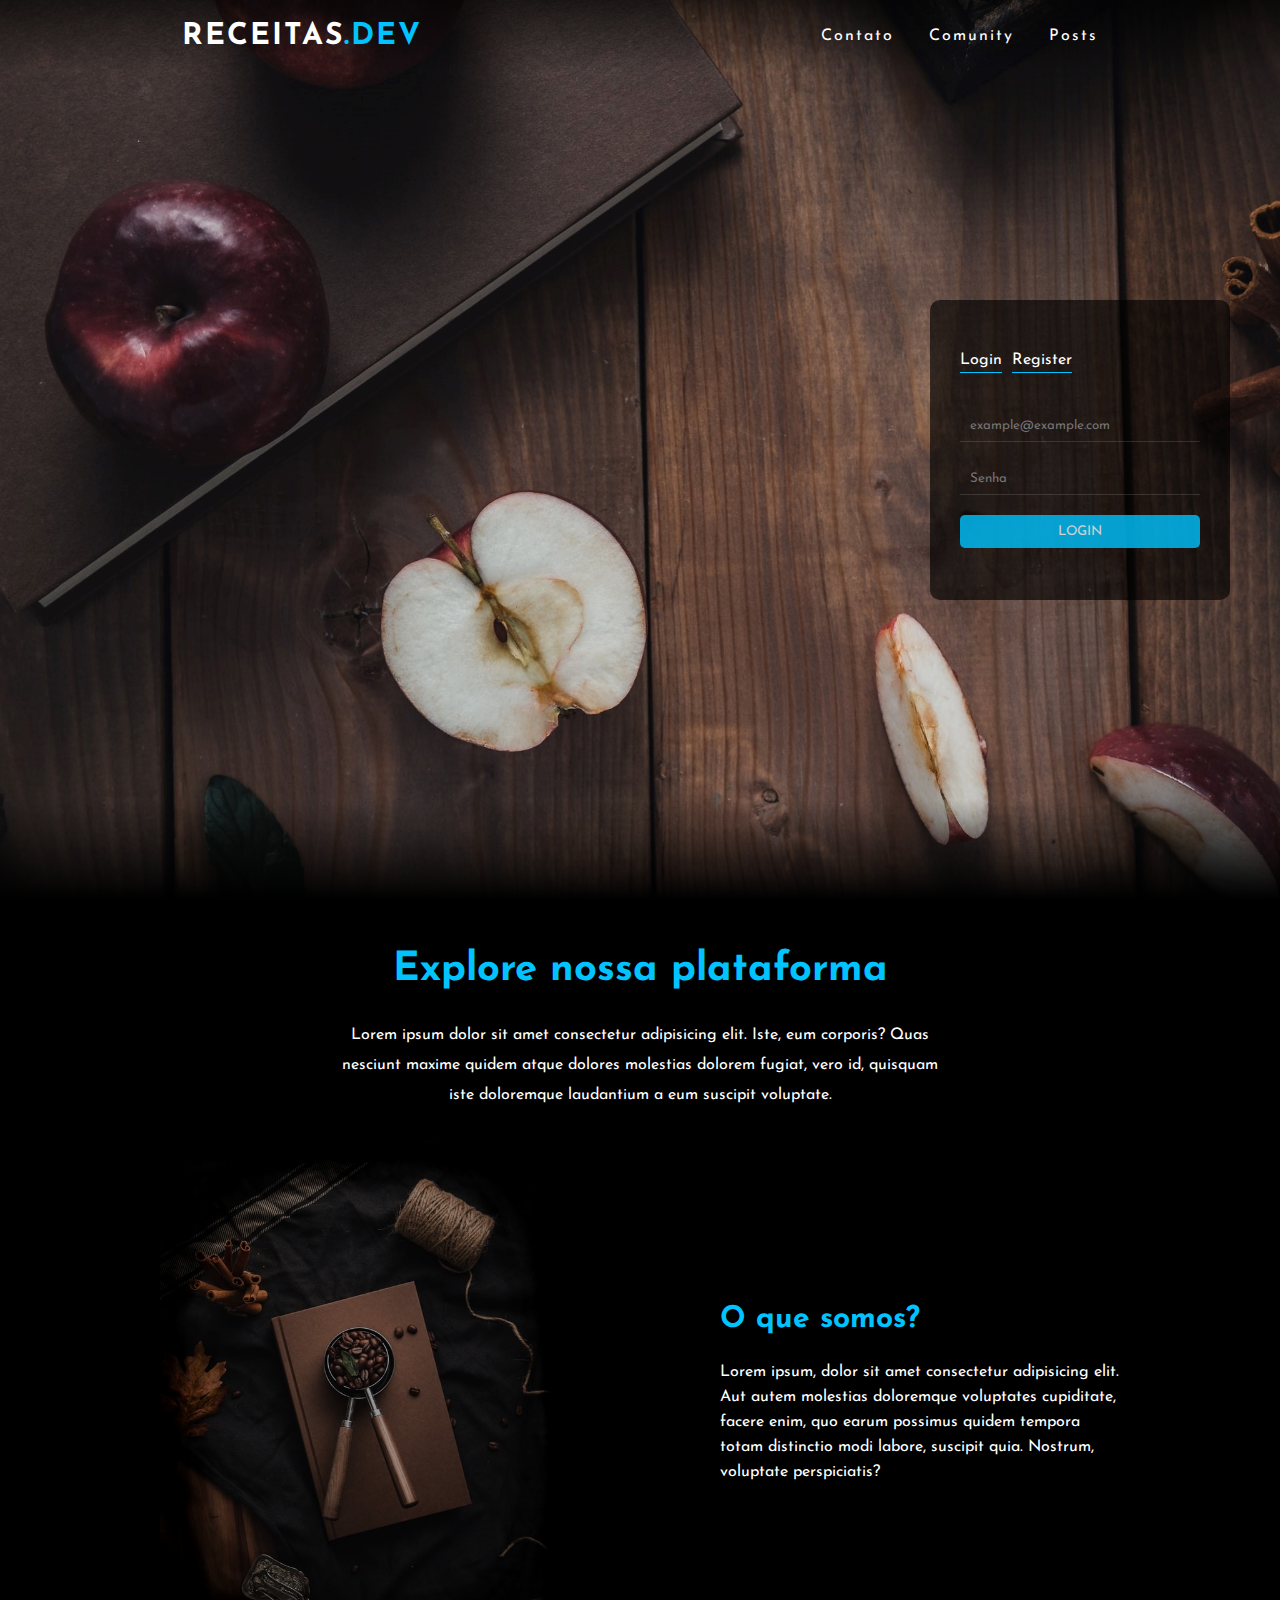
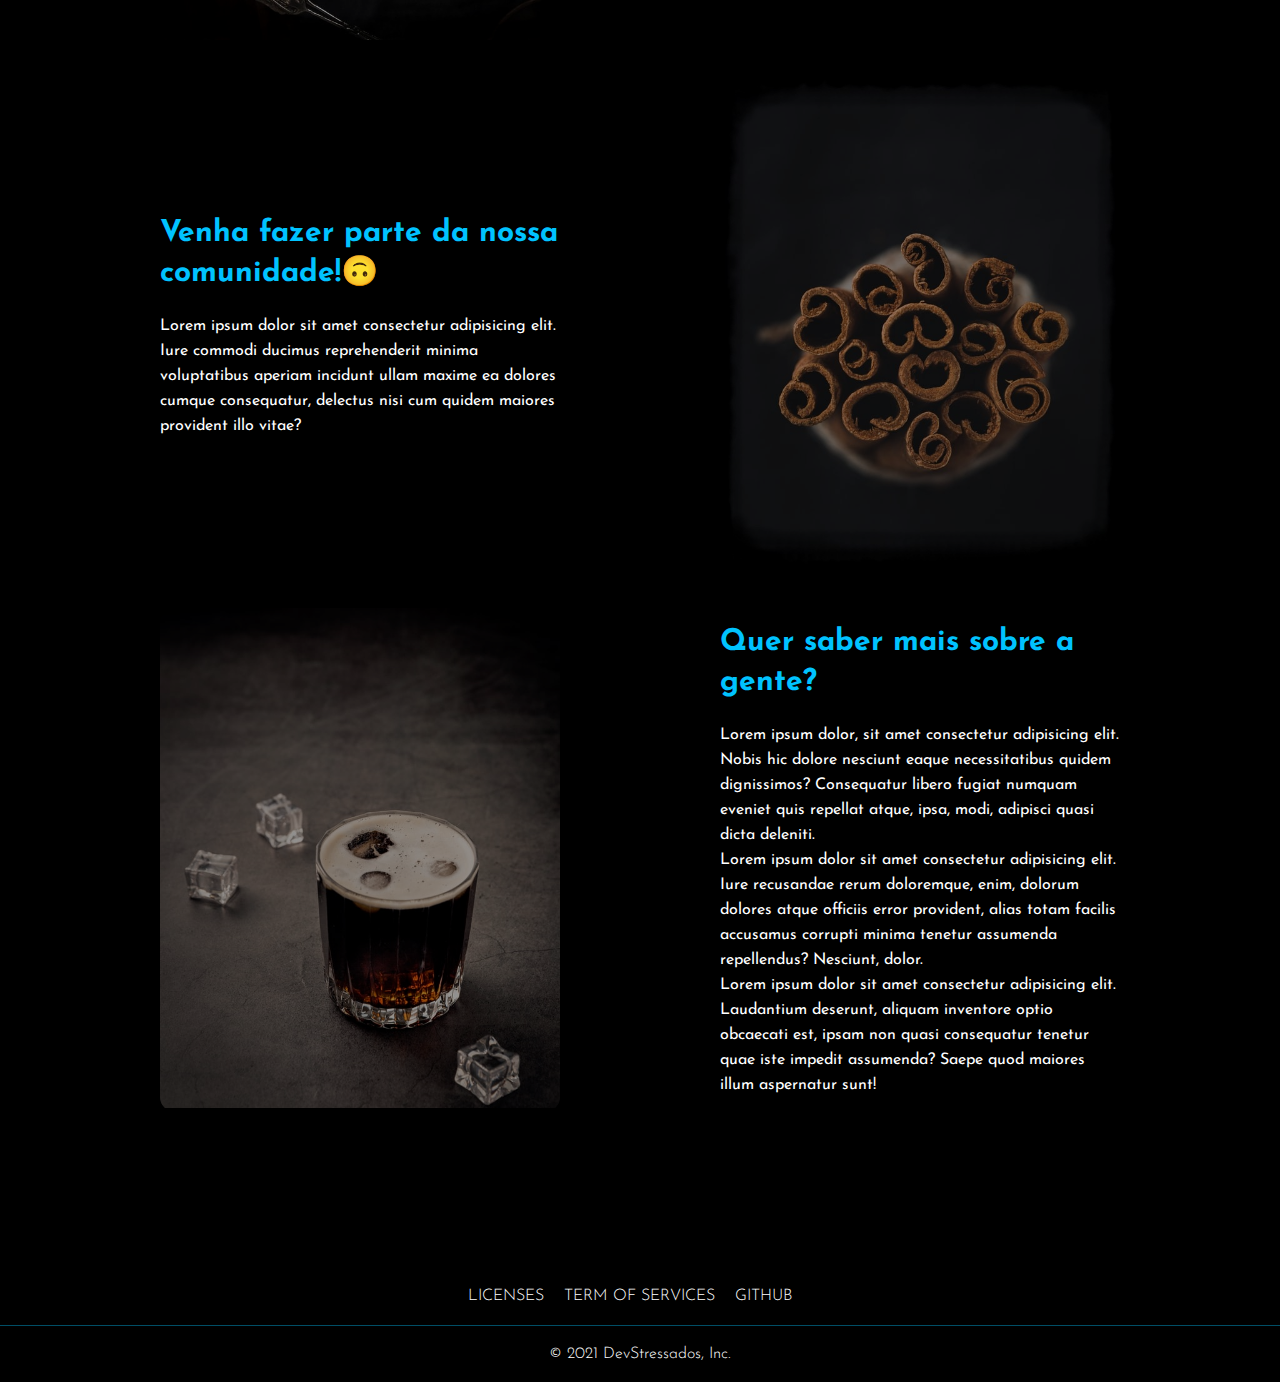
<file: index.html>
<!DOCTYPE html>
<html lang="pt-br">

<head>
    <meta charset="UTF-8">
    <meta http-equiv="X-UA-Compatible" content="IE=edge">
    <meta name="viewport" content="width=device-width, initial-scale=1.0, minimum-scale=1">
    <link rel="icon" type="image/png" sizes="32x32" href="./images/coffee.png">
    <link rel="stylesheet" href="./styles/global.css">
    <link rel="stylesheet" href="./styles/index-style.css">
    <title>Receitas.dev</title>
</head>

<body>
    <header>
        <nav>
            <a class="logo" href="./index.html">Receitas<span class="cyan">.dev</span></a>
            <div class="mobile-menu">
                <div class="line1"></div>
                <div class="line2"></div>
                <div class="line3"></div>
            </div>
            <ul class="nav-list">
                <li><a href="./contact.html">Contato</a></li>
                <li><a href="/">Comunity</a></li>
                <li><a href="/">Posts</a></li>
            </ul>
        </nav>
    </header>
    <main>
        <section id="section-main">
            <div id="main-div">
                <div id="form-option">
                    <div class="link-option" onclick="loginForm()">
                        Login
                    </div>
                    <div class="link-option" onclick="registerForm()">
                        Register
                    </div>
                </div>
                <form id="login" action="#">
                    <div class="input-div">
                        <label class="sr-only" for="email">Email</label>
                        <input placeholder="example@example.com" type="email" name="email" id="email" required>
                        <div class="underline"></div>
                    </div>
                    <div class="input-div">
                        <label class="sr-only" for="password">Senha</label>
                        <input placeholder="Senha" type="password" name="password" id="password" required>
                        <div class="underline"></div>
                    </div>
                    <button>
                        Login
                    </button>
                </form>
                <form id="register" action="#">
                    <div class="input-div">
                        <label class="sr-only" for="name">Nome</label>
                        <input placeholder="Nome" type="text" name="name" id="name" required>
                        <div class="underline"></div>
                    </div>
                    <div class="input-div">
                        <label class="sr-only" for="surname">Sobrenome</label>
                        <input placeholder="Sobrenome" type="text" name="surname" id="surname" required>
                        <div class="underline"></div>
                    </div>
                    <div class="input-div">
                        <label class="sr-only" for="phone">Telefone</label>
                        <input placeholder="(xx) 9xxxx-xxxx" type="tel" name="phone" id="phone" required>
                        <div class="underline"></div>
                    </div>
                    <div class="input-div">
                        <label class="sr-only" for="email_register">Email</label>
                        <input placeholder="example@example.com" type="email" name="email_register" id="email_register" required>
                        <div class="underline"></div>
                    </div>
                    <div class="input-div">
                        <label class="sr-only" for="password_register">Senha</label>
                        <input placeholder="Senha" type="password_register" id="password_register" required>
                        <div class="underline"></div>
                    </div>
                    <button>Register</button>
                </form>
            </div>
        </section>
        <div class="transition-bg"></div>
        <section id="section-information">
            <div id="title-information">
                <h2>Explore nossa plataforma</h2>
                <p>Lorem ipsum dolor sit amet consectetur adipisicing elit. Iste, eum corporis? Quas nesciunt maxime quidem atque dolores molestias dolorem fugiat, vero id, quisquam iste doloremque laudantium a eum suscipit voluptate.</p>
            </div>
            <article class="information-container" id="about-plataform">
                <div class="img-container">
                    <img src="./images/coffe-with-cinnamonb.jpg" alt="coffe with cinnamon and other things">
                </div>
                <div class="text-container">
                    <h3>O que somos?</h3>
                    <p>Lorem ipsum, dolor sit amet consectetur adipisicing elit. Aut autem molestias doloremque voluptates cupiditate, facere enim, quo earum possimus quidem tempora totam distinctio modi labore, suscipit quia. Nostrum, voluptate perspiciatis?</p>
                </div>
            </article>
            <article class="information-container" id="we-community">
                <div class="img-container">
                    <img src="./images/cinnamonb.jpg" alt="cinnamon">
                </div>
                <div class="text-container">
                    <h3>Venha fazer parte da nossa comunidade!🙃</h3>
                    <p>Lorem ipsum dolor sit amet consectetur adipisicing elit. Iure commodi ducimus reprehenderit minima voluptatibus aperiam incidunt ullam maxime ea dolores cumque consequatur, delectus nisi cum quidem maiores provident illo vitae?</p>
                </div>
            </article>
            <article class="information-container" id="about-us">
                <div class="img-container">
                    <img src="./images/drink.jpg" alt="drink with ice cube">
                </div>
                <div class="text-container">
                    <h3>Quer saber mais sobre a gente?</h3>
                    <p>Lorem ipsum dolor, sit amet consectetur adipisicing elit. Nobis hic dolore nesciunt eaque necessitatibus quidem dignissimos? Consequatur libero fugiat numquam eveniet quis repellat atque, ipsa, modi, adipisci quasi dicta deleniti.</p>
                    <p>Lorem ipsum dolor sit amet consectetur adipisicing elit. Iure recusandae rerum doloremque, enim, dolorum dolores atque officiis error provident, alias totam facilis accusamus corrupti minima tenetur assumenda repellendus? Nesciunt,
                        dolor.
                    </p>
                    <p>Lorem ipsum dolor sit amet consectetur adipisicing elit. Laudantium deserunt, aliquam inventore optio obcaecati est, ipsam non quasi consequatur tenetur quae iste impedit assumenda? Saepe quod maiores illum aspernatur sunt!</p>
                </div>
            </article>
        </section>
    </main>
    <footer>
        <div id="foot-container">
            <ul id="navbar-footer">
                <li><a class="footer-link" href="#">Licenses</a></li>
                <li><a class="footer-link" href="#">Term of services</a></li>
                <li><a class="footer-link" href="#">GitHub</a></li>
            </ul>
            <p>© 2021 <a id="attribution-link" href="#">DevStressados</a>, Inc.</p>
        </div>
    </footer>

    <script src="./scripts/global.js"></script>
    <script src="./scripts/index-script.js"></script>
</body>

</html>
</file>
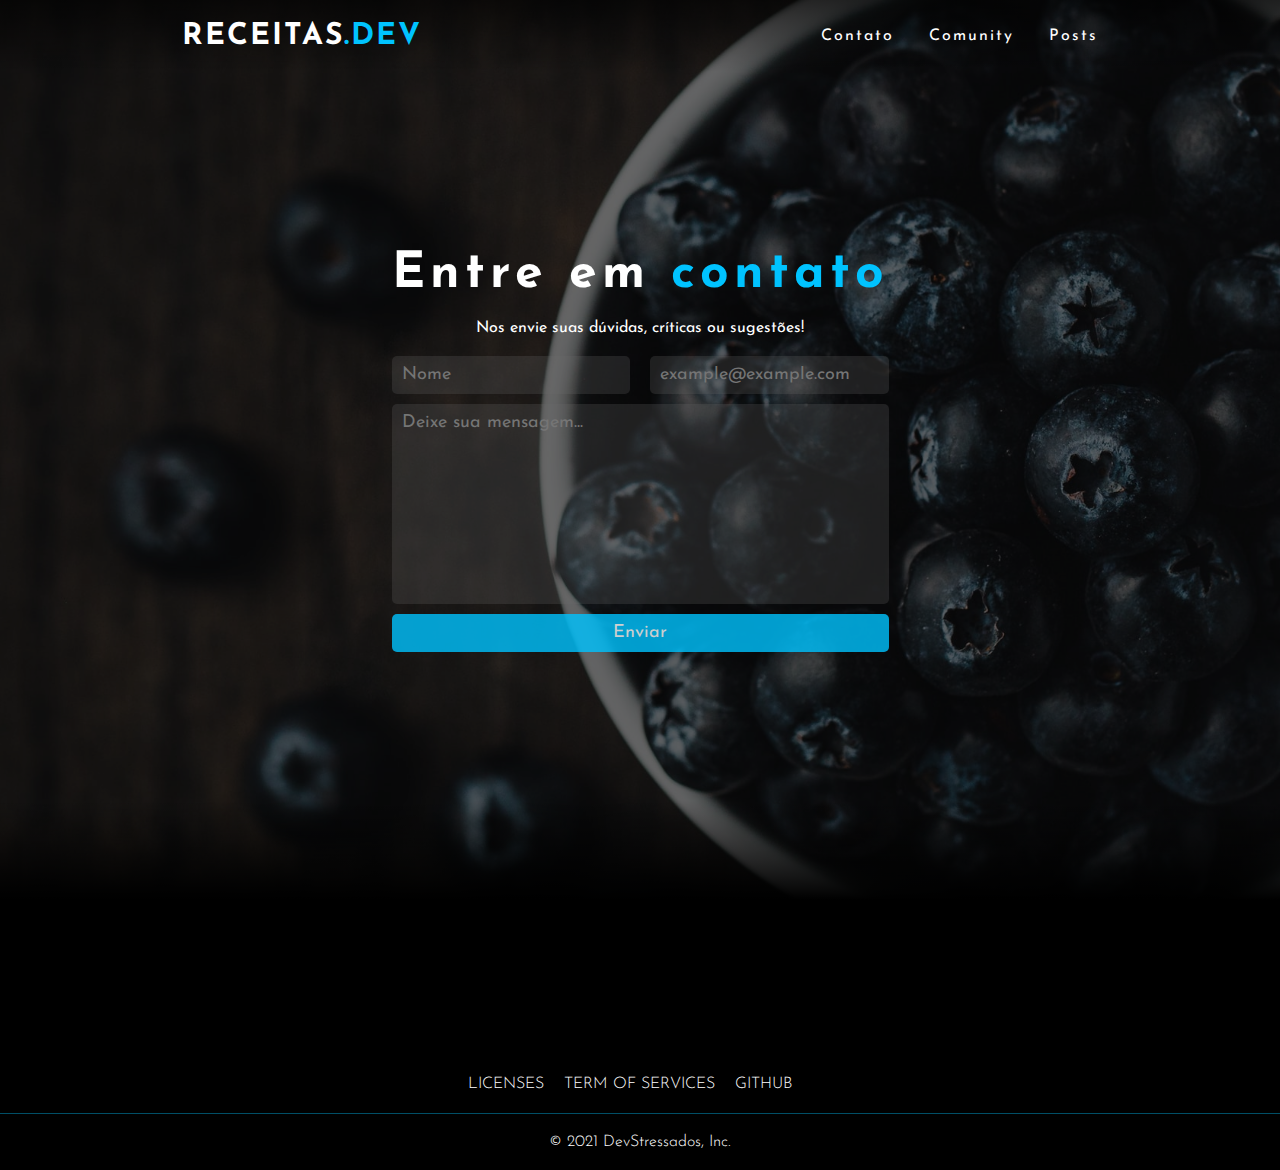
<file: contact.html>
<!DOCTYPE html>
<html lang="pt-br">

<head>
    <meta charset="UTF-8">
    <meta http-equiv="X-UA-Compatible" content="IE=edge">
    <meta name="viewport" content="width=device-width, initial-scale=1.0, minimum-scale=1">
    <link rel="icon" type="image/png" sizes="32x32" href="./images/coffee.png">
    <link rel="stylesheet" href="./styles/global.css">
    <link rel="stylesheet" href="./styles/contact-style.css">
    <title>Contato</title>
</head>

<body>
    <header>
        <nav>
            <a class="logo" href="./index.html">Receitas<span class="cyan">.dev</span></a>
            <div class="mobile-menu">
                <div class="line1"></div>
                <div class="line2"></div>
                <div class="line3"></div>
            </div>
            <ul class="nav-list">
                <li><a href="./contact.html">Contato</a></li>
                <li><a href="/">Comunity</a></li>
                <li><a href="/">Posts</a></li>
            </ul>
        </nav>
    </header>

    <main>
        <div class="contact-div">
            <h1>Entre em <span class="cyan">contato</span></h1>
            <p>Nos envie suas dúvidas, críticas ou sugestões!</p>
            <form action="#">
                <div class="inputs-div">
                    <label class="sr-only" for="name">Nome</label>
                    <input type="text" id="name" name="name" placeholder="Nome">
                    <label class="sr-only" for="email">Email</label>
                    <input type="email" id="email" name="email" placeholder="example@example.com">
                </div>
                <textarea name="message" id="message" cols="30" rows="10" placeholder="Deixe sua mensagem..."></textarea>
                <button>Enviar</button>
            </form>
        </div>
    </main>
    <div class="transition-bg"></div>
    <footer>
        <div id="foot-container">
            <ul id="navbar-footer">
                <li><a class="footer-link" href="#">Licenses</a></li>
                <li><a class="footer-link" href="#">Term of services</a></li>
                <li><a class="footer-link" href="#">GitHub</a></li>
            </ul>
            <p>© 2021 <a id="attribution-link" href="#">DevStressados</a>, Inc.</p>
        </div>
    </footer>

    <script src="./scripts/global.js"></script>
</body>

</html>
</file>
<file: styles/global.css>
@import url('https://fonts.googleapis.com/css2?family=Josefin+Sans:wght@200;300;500;700&display=swap');
:root {
    --var-cian: rgb(0, 195, 255);
    --var-black-opacity: rgba(0, 0, 0, 0.631);
}

* {
    margin: 0;
    padding: 0;
    box-sizing: border-box;
    font-family: 'Josefin Sans', sans-serif;
    color: white;
}

html {
    font-size: 10px;
}

body {
    font-size: 1.6rem;
    background: black;
    overflow-X: hidden;
}


/*HEADER*/

header {
    position: absolute;
    top: 0;
    left: 0;
    width: 100%;
    z-index: 100;
}

nav {
    display: flex;
    justify-content: space-around;
    background: linear-gradient(var(--var-black-opacity), transparent);
    align-items: center;
    height: 8vh;
}

.logo {
    font-size: 3rem;
    text-transform: uppercase;
    font-weight: 800;
    letter-spacing: 2px;
    text-decoration: none;
}

.nav-list {
    list-style: none;
    display: flex;
}

.nav-list li {
    letter-spacing: 2px;
    margin-left: 35px;
}

.nav-list li a {
    text-decoration: none;
    transition: all .3s;
}

.nav-list li a:hover {
    color: var(--var-cian);
}

.nav-list li a::after {
    content: '';
    display: block;
    width: 0;
    height: 1px;
    background: var(--var-cian);
    transition: width .3s;
}

.nav-list li a:hover::after {
    width: 100%;
}

.mobile-menu {
    display: none;
    cursor: pointer;
}

.mobile-menu div {
    width: 32px;
    height: 2px;
    background: #fff;
    margin: 8px;
    transition: transform .3s;
}

.mobile-menu.active .line1 {
    transform: rotate(-45deg) translate(-8px, 8px);
}

.mobile-menu.active .line2 {
    opacity: 0;
}

.mobile-menu.active .line3 {
    transform: rotate(45deg) translate(-5px, -7px);
}

@keyframes navLinkFade {
    from {
        opacity: 0;
        transform: translateX(50px);
    }
    to {
        opacity: 1;
        transform: translateX(0);
    }
}


/*classes específicas*/

.cyan {
    color: var(--var-cian);
}

.hidden {
    overflow-Y: hidden;
    /* height: 100vh; */
}

.transition-bg {
    margin-top: -100px;
    height: 100px;
    width: 100%;
    background: linear-gradient(transparent, black);
}


/*screen reader only*/

.sr-only {
    position: absolute;
    width: 1px;
    height: 1px;
    padding: 0;
    margin: -1px;
    overflow: hidden;
    clip: rect(0, 0, 0, 0);
    border: 0;
}

/*Footer*/

footer {
    background: black;
    height: 30vh;
    padding-bottom: 20px;
    display: flex;
    justify-content: flex-end;
    align-items: flex-end;
}

#foot-container {
    width: 100%;
    font-weight: 300;
    display: flex;
    flex-direction: column;
    align-items: center;
}

#navbar-footer {
    width: 100%;
    list-style: none;
    display: flex;
    justify-content: center;
    flex-wrap: wrap;
}

#navbar-footer li{
    margin-right: 20px;
}

#navbar-footer::after {
    content: '';
    width: 100%;
    height: 1px;
    background-color: var(--var-cian);
    opacity: .4;
    margin-top: 20px;
    margin-bottom: 20px;
}

.footer-link{
    text-transform: uppercase;
}

.footer-link::after{
    content: '';
    display: block;
    width: 0;
    height: 1px;
    background: var(--var-cian);
    transition: width .2s;
}

.footer-link:hover::after{
    width: 100%;
}

.footer-link,
#attribution-link {
    text-decoration: none;
    transition: all .2s;
}

.footer-link:hover,
#attribution-link:hover {
    color: var(--var-cian);
}

@media (max-width: 800px) {
    header {
        background: black;
    }
    .nav-list {
        position: absolute;
        top: 8vh;
        right: 0;
        width: 100vw;
        height: 92vh;
        background: linear-gradient(black, var(--var-black-opacity));
        flex-direction: column;
        align-items: center;
        justify-content: space-around;
        z-index: 100;
        transform: translateX(100%);
        transition: transform .3s;
    }
    .nav-list.active {
        transform: translateX(0);
    }
    .nav-list li {
        margin-left: 0;
        opacity: 0;
    }
    .mobile-menu {
        display: block;
    }
}

@media (max-width:500px) {
    #navbar-footer li{
        margin-right: 0;
    }

    #navbar-footer {
        justify-content: space-evenly;
    }

}
</file>
<file: styles/index-style.css>
/*MAIN*/

#section-main {
    min-height: 100vh;
    display: flex;
    justify-content: flex-end;
    align-items: center;
    background: url(../images/bg-main-cut.jpg);
    background-repeat: no-repeat;
    background-size: cover;
}

#main-div {
    min-width: 300px;
    max-width: 400px;
    min-height: 300px;
    margin-right: 50px;
    padding: 30px;
    border: none;
    border-radius: 10px;
    background-color: var(--var-black-opacity);
    display: flex;
    flex-direction: column;
    justify-content: space-evenly;
    align-items: center;
}

#form-option {
    width: 100%;
    display: flex;
    justify-content: flex-start;
    margin-bottom: 20px;
}

.link-option:first-child {
    margin-right: 10px;
}

.link-option {
    position: relative;
    cursor: pointer;
    transition: all .2s;
}

.link-option:hover {
    color: var(--var-cian);
}

.link-option::after {
    content: '';
    position: absolute;
    height: 1px;
    width: 100%;
    left: 0;
    bottom: -5px;
    background-color: var(--var-cian);
}

form {
    display: flex;
    flex-direction: column;
    justify-content: center;
    align-items: center;
    width: 100%;
}

.input-div {
    width: 100%;
    position: relative;
}

input {
    width: 100%;
    padding: 10px;
    margin-bottom: 20px;
    border: none;
    border-radius: 5px;
    outline: none;
    background: transparent;
}

.underline::before {
    content: '';
    position: absolute;
    height: 1px;
    width: 100%;
    left: 0;
    bottom: 20px;
    background-color: rgba(255, 255, 255, 0.131);
}

.underline::after {
    content: '';
    position: absolute;
    height: 1px;
    width: 100%;
    left: 0;
    bottom: 20px;
    background-color: var(--var-cian);
    transform: scaleX(0);
    transform-origin: left;
    transition: all .2s ease-in-out;
}

input:focus~.underline::after {
    transform: scaleX(1);
}

button {
    width: 100%;
    padding: 10px;
    border: none;
    border-radius: 5px;
    background-color: var(--var-cian);
    opacity: .8;
    cursor: pointer;
    text-transform: uppercase;
    transition: all .2s;
}

button:hover {
    opacity: 1;
}

#register {
    display: none;
}


/*section with informations about us*/

#section-information {
    min-height: 100vh;
    padding-top: 50px;
}

#title-information {
    text-align: center;
    max-width: 600px;
    margin: auto;
}

#title-information h2 {
    font-size: 4rem;
    margin-bottom: 30px;
    color: var(--var-cian);
}

#title-information p {
    line-height: 30px;
}

.information-container {
    width: 100%;
    display: flex;
    justify-content: space-evenly;
    align-items: center;
    flex-wrap: wrap;
    margin-top: 30px;
}

.img-container {
    opacity: .6;
    width: 400px;
    border-radius: 15px;
    overflow: hidden;
}

.img-container img {
    width: 100%;
    height: auto;
}

.text-container {
    max-width: 400px;
}

.text-container h3 {
    margin-bottom: 20px;
    font-size: 3rem;
    line-height: 40px;
    color: var(--var-cian);
}

.text-container p {
    line-height: 25px;
}

#we-community {
    flex-direction: row-reverse;
}

@media (max-width:600px) {
    #section-main {
        justify-content: center;
    }
    #main-div {
        margin: 0;
    }
    #section-information {
        margin: 0 10px;
    }
    .text-container {
        text-align: center;
    }
}
</file>
<file: styles/contact-style.css>
body{
    background-image: url(../images/bg-contact.jpg);
    background-position: center;
    background-repeat: no-repeat;
    background-size: cover;
}

main {
    background: rgba(0, 0, 0, 0.6);
    min-height: 100vh;
    display: flex;
    justify-content: center;
    align-items: center;
    overflow: hidden;
}

.contact-div{
    max-width: 600px;
    border-radius: 10px;
    text-align: center;
}

.contact-div h1{
    font-size: 5rem;
    letter-spacing: 5px;
}

.contact-div h1,
.contact-div p {
    margin-bottom: 20px;
}

form{
    width: 100%;
    display: flex;
    flex-direction: column;
}

.inputs-div{
    display: flex;
    justify-content: space-between;
    flex-wrap: wrap;
}

.inputs-div, textarea{
    margin-bottom: 10px;
}

input, textarea{
    outline: none;
    background: rgba(110, 110, 110, 0.24);
}

input{
    width: 48%;
}

textarea{
    resize: none;
}

input, textarea, button{
    font-size: 1.8rem;
    padding: 10px;
    border-radius: 5px;
    border: none;
}

button{
    background: var(--var-cian);
    opacity: .8;
    cursor: pointer;
    transition: all .2s;
}

button:hover{
    opacity: 1;
}

@media (max-width: 550px) {
    main{
        padding: 100px 20px 50px;
    }

    .contact-div{
        max-width: 400px;
    }

    .inputs-div{
        gap: 10px;
    }
    input{
        width: 100%;
    }
}
</file>
